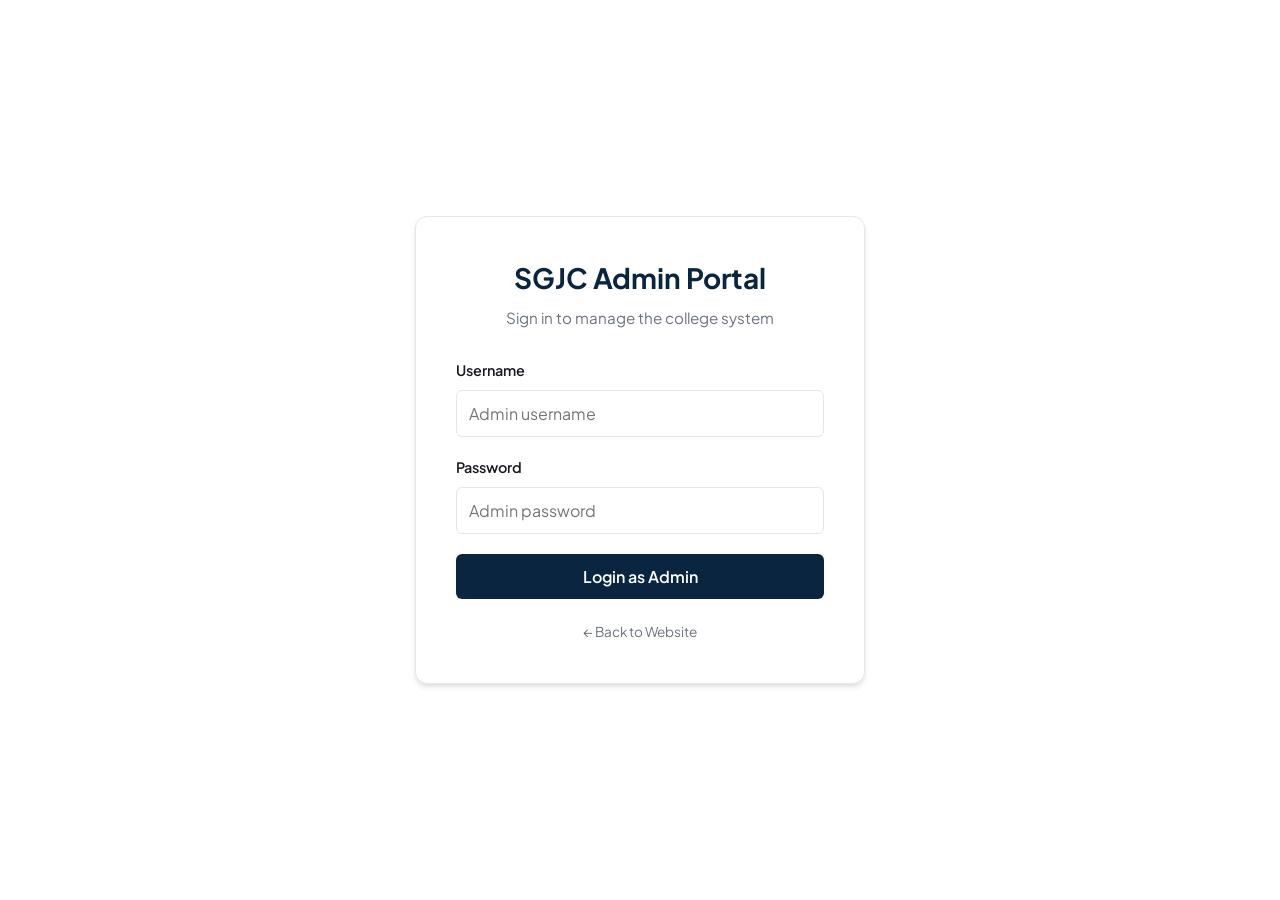
<file: index.html>
<!DOCTYPE html>
<html lang="en">
<head>
    <meta charset="UTF-8">
    <meta name="viewport" content="width=device-width, initial-scale=1.0">
    <title>SGJC Admin Login</title>
    <link href="https://fonts.googleapis.com/css2?family=Plus+Jakarta+Sans:wght@400;500;600;700&display=swap" rel="stylesheet">
    <link rel="stylesheet" href="/official-portal.css">
</head>
<body class="login-page">

    <div class="login-card">
        <div class="login-header">
            <h1>SGJC Admin Portal</h1>
            <p>Sign in to manage the college system</p>
        </div>

        <form id="admin-login">
            <div id="admin-alert" class="alert"></div>
            
            <div class="form-group">
                <label class="form-label">Username</label>
                <input type="text" id="admin-user" class="form-control" placeholder="Admin username" required>
            </div>
            
            <div class="form-group">
                <label class="form-label">Password</label>
                <input type="password" id="admin-pass" class="form-control" placeholder="Admin password" required>
            </div>
            
            <button type="submit" class="btn btn-primary btn-block">Login as Admin</button>
            
            <div style="text-align: center; margin-top: 20px;">
                <a href="/" style="color: var(--text-muted); font-size: 0.85rem;">&larr; Back to Website</a>
            </div>
        </form>
    </div>

    <script src="/portal.js"></script>
    <script>
        const session = sessionManager.getSession();
        if (session && session.type === 'admin') {
            window.location.href = 'dashboard.html';
        }

        document.getElementById('admin-login').addEventListener('submit', async (e) => {
            e.preventDefault();
            const user = document.getElementById('admin-user').value;
            const pass = document.getElementById('admin-pass').value;
            
            const success = await adminApi.verifyLogin(user, pass);
            if (success) {
                sessionManager.createSession('admin', 'admin');
                window.location.href = 'dashboard.html';
            } else {
                const alertBox = document.getElementById('admin-alert');
                alertBox.className = 'alert alert-error';
                alertBox.textContent = 'Invalid admin credentials.';
            }
        });
    </script>
</body>
</html>
</file>
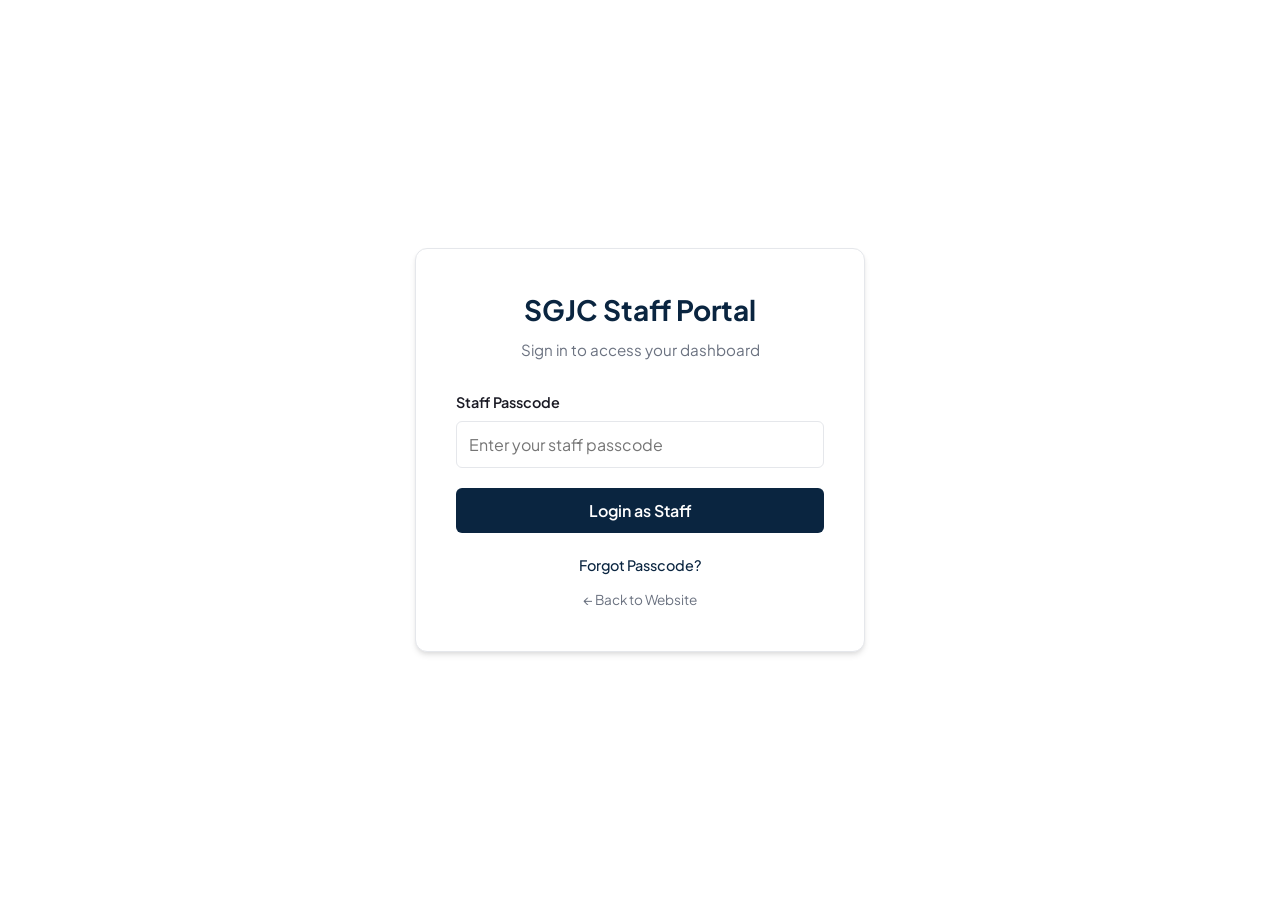
<file: staff-dashboard.html>
<!DOCTYPE html>
<html lang="en">
<head>
    <meta charset="UTF-8">
    <meta name="viewport" content="width=device-width, initial-scale=1.0">
    <title>SGJC Staff Dashboard</title>
    <link href="https://fonts.googleapis.com/css2?family=Plus+Jakarta+Sans:wght@400;500;600;700&display=swap" rel="stylesheet">
    <link rel="stylesheet" href="https://cdnjs.cloudflare.com/ajax/libs/font-awesome/6.4.0/css/all.min.css">
    <link rel="stylesheet" href="official-portal.css">
</head>
<body>
    <div class="dashboard-layout">
        <!-- Sidebar -->
        <aside class="sidebar">
            <div class="sidebar-brand">
                <i class="fas fa-chalkboard-teacher"></i> SGJC
            </div>
            <nav class="sidebar-nav">
                <a href="#" class="active"><i class="fas fa-home"></i> Dashboard</a>
                <a href="#" onclick="logout()"><i class="fas fa-sign-out-alt"></i> Logout</a>
            </nav>
        </aside>

        <!-- Main Content -->
        <main class="main-content">
            <div class="dashboard-header">
                <h1 id="welcome-message">Staff Dashboard</h1>
                <p>Manage your classes, students, and academic records</p>
            </div>

            <div class="grid-layout grid-sidebar-layout">
                <!-- Main Area -->
                <div>
                    <!-- Today's Timetable -->
                    <div class="card" style="margin-bottom: 20px;">
                        <div class="card-title">Today's Timetable (<span id="tt-today-day"></span>)</div>
                        <div style="overflow-x: auto;">
                            <table style="margin-bottom: 0;">
                                <thead>
                                    <tr>
                                        <th>Period</th>
                                        <th>Time</th>
                                        <th>Class & Section</th>
                                        <th>Subject</th>
                                    </tr>
                                </thead>
                                <tbody id="tt-today-body">
                                    <tr><td colspan="4" style="text-align:center; color:var(--text-muted);">Loading timetable...</td></tr>
                                </tbody>
                            </table>
                        </div>
                    </div>
                    
                    <!-- Manage Students Section -->
                    <div class="card">
                        <div class="card-title" style="display: flex; justify-content: space-between; align-items: center;">
                            <span>Students Management</span>
                            <button class="btn btn-primary" onclick="openModal('add-student-modal')" style="font-size: 0.85rem; padding: 8px 16px;">+ Add Student</button>
                        </div>
                        <div style="overflow-x: auto;">
                            <table>
                                <thead>
                                    <tr>
                                        <th>ID</th>
                                        <th>Name</th>
                                        <th>Class</th>
                                        <th>Actions</th>
                                    </tr>
                                </thead>
                                <tbody id="students-table-body">
                                    <!-- Students rendered here -->
                                </tbody>
                            </table>
                        </div>
                    </div>
                    
                    <div class="card" style="margin-top: 20px;">
                        <div class="card-title">Bulk Class Attendance</div>
                        <div style="display: flex; gap: 15px; margin-bottom: 20px;">
                            <select id="bulk-class-select" class="form-control" style="flex: 1;">
                                <option value="">-- Select Class Year --</option>
                                <option value="1st Year">1st Year</option>
                                <option value="2nd Year">2nd Year</option>
                            </select>
                            <input type="date" id="bulk-date" class="form-control" style="flex: 1;">
                            <select id="bulk-session" class="form-control" style="flex: 1;">
                                <option value="Morning">Morning</option>
                                <option value="Afternoon">Afternoon</option>
                            </select>
                            <button class="btn btn-primary" onclick="loadBulkAttendance()">Load Students</button>
                        </div>
                        <div id="bulk-attendance-container" style="display: none;">
                            <table style="margin-bottom: 20px;">
                                <thead>
                                    <tr>
                                        <th>ID</th>
                                        <th>Name</th>
                                        <th>Status</th>
                                    </tr>
                                </thead>
                                <tbody id="bulk-attendance-body">
                                </tbody>
                            </table>
                            <div style="text-align: right;">
                                <button class="btn btn-primary" onclick="submitBulkAttendance()">Submit Attendance</button>
                            </div>
                        </div>
                    </div>
                    <div class="card" style="margin-top: 20px;">
                        <div class="card-title">Bulk Marks Entry</div>
                        <div class="grid-layout grid-2" style="margin-bottom: 20px;">
                            <select id="bulk-exam-type" class="form-control">
                                <option value="">-- Select Exam Type --</option>
                                <option value="Weekend Exam">Weekend Exam</option>
                                <option value="Mid Term">Mid Term</option>
                                <option value="Finals">Finals</option>
                            </select>
                            <input type="text" id="bulk-subject" class="form-control" placeholder="Subject (e.g. Mathematics)">
                            <input type="number" id="bulk-total-marks" class="form-control" placeholder="Total Marks">
                            <input type="date" id="bulk-exam-date" class="form-control">
                            <select id="bulk-marks-class" class="form-control">
                                <option value="">-- Select Class Year --</option>
                                <option value="1st Year">1st Year</option>
                                <option value="2nd Year">2nd Year</option>
                            </select>
                            <input type="text" id="bulk-marks-section" class="form-control" placeholder="Section (e.g. A)">
                        </div>
                        <div style="text-align: right; margin-bottom: 20px;">
                            <button class="btn btn-outline" onclick="loadBulkMarks()">Load Students</button>
                        </div>
                        
                        <div id="bulk-marks-container" style="display: none;">
                            <table style="margin-bottom: 20px;">
                                <thead>
                                    <tr>
                                        <th>ID</th>
                                        <th>Name</th>
                                        <th>Marks Obtained</th>
                                        <th>Remarks</th>
                                    </tr>
                                </thead>
                                <tbody id="bulk-marks-body">
                                </tbody>
                            </table>
                            <div style="text-align: right;">
                                <button class="btn btn-primary" onclick="submitBulkMarks()">Submit All Marks</button>
                            </div>
                        </div>
                    </div>
                </div>

                <!-- Sidebar Area -->
                <div>
                    <div class="card" style="text-align: center;">
                        <div class="card-title" style="margin-bottom: 10px;">Staff Profile</div>
                        <img id="profile-image" alt="Profile Image" style="width: 100px; height: 100px; border-radius: 50%; object-fit: cover; display: none; margin: 0 auto 15px auto; border: 3px solid var(--border);">
                        <div style="text-align: left; font-size: 0.95rem; line-height: 1.8;">
                            <p><strong>ID:</strong> <span id="profile-id"></span></p>
                            <p><strong>Name:</strong> <span id="profile-name"></span></p>
                            <p><strong>Role:</strong> <span id="profile-role"></span></p>
                        </div>
                        <div style="margin-top: 20px; border-top: 1px solid var(--border); padding-top: 15px;">
                            <div class="form-group">
                                <label class="form-label" style="text-align: left;">Update Passcode</label>
                                <div style="display: flex; gap: 10px;">
                                    <input type="password" id="new-passcode" class="form-control" placeholder="New Passcode">
                                    <button class="btn btn-primary" onclick="updatePasscode()">Update</button>
                                </div>
                            </div>
                        </div>
                    </div>
                </div>
            </div>
        </main>
    </div>

    <!-- Modals -->
    <!-- Add Student Modal -->
    <div id="add-student-modal" class="modal-overlay">
        <div class="modal-content">
            <div class="modal-header">
                <h3>Add New Student</h3>
                <button class="modal-close" onclick="closeModal('add-student-modal')">&times;</button>
            </div>
            <form id="add-student-form">
                <div class="form-group">
                    <label class="form-label">Full Name</label>
                    <input type="text" id="student-name" class="form-control" required>
                </div>
                <div class="form-group">
                    <label class="form-label">Class Year</label>
                    <select id="student-class" class="form-control" required>
                        <option value="">-- Select Year --</option>
                        <option value="1st Year">1st Year</option>
                        <option value="2nd Year">2nd Year</option>
                    </select>
                </div>
                <div class="form-group">
                    <label class="form-label">Section</label>
                    <input type="text" id="student-section" class="form-control" placeholder="e.g. A, B, C" required>
                </div>
                <div class="form-group">
                    <label class="form-label">Passcode</label>
                    <input type="password" id="student-initial-passcode" class="form-control" required minlength="4">
                </div>
                <div class="form-group">
                    <label class="form-label">Profile Image (Optional)</label>
                    <input type="file" id="student-image" class="form-control" accept="image/*">
                </div>
                <div class="modal-footer">
                    <button type="button" class="btn btn-outline" onclick="closeModal('add-student-modal')">Cancel</button>
                    <button type="submit" class="btn btn-primary">Add Student</button>
                </div>
            </form>
        </div>
    </div>

    <!-- Add Marks Modal -->
    <div id="add-marks-modal" class="modal-overlay">
        <div class="modal-content">
            <div class="modal-header">
                <h3>Add Exam Marks</h3>
                <button class="modal-close" onclick="closeModal('add-marks-modal')">&times;</button>
            </div>
            <form id="add-marks-form">
                <input type="hidden" id="marks-student-id">
                <div class="form-group">
                    <label class="form-label">Exam Name</label>
                    <input type="text" id="exam-title" class="form-control" placeholder="e.g. Mid Term" required>
                </div>
                <div class="form-group">
                    <label class="form-label">Subject</label>
                    <input type="text" id="exam-subject" class="form-control" placeholder="e.g. Mathematics" required>
                </div>
                <div class="grid-layout grid-2">
                    <div class="form-group">
                        <label class="form-label">Marks Obtained</label>
                        <input type="number" id="marks-obtained" class="form-control" min="0" required>
                    </div>
                    <div class="form-group">
                        <label class="form-label">Total Marks</label>
                        <input type="number" id="marks-total" class="form-control" min="1" required>
                    </div>
                </div>
                <div class="modal-footer">
                    <button type="button" class="btn btn-outline" onclick="closeModal('add-marks-modal')">Cancel</button>
                    <button type="submit" class="btn btn-primary">Save Marks</button>
                </div>
            </form>
        </div>
    </div>

    <!-- Update Attendance Modal -->
    <div id="attendance-modal" class="modal-overlay">
        <div class="modal-content">
            <div class="modal-header">
                <h3>Mark Daily Attendance</h3>
                <button class="modal-close" onclick="closeModal('attendance-modal')">&times;</button>
            </div>
            <form id="attendance-form">
                <input type="hidden" id="attendance-student-id">
                <div class="form-group">
                    <label class="form-label">Date</label>
                    <input type="date" id="att-date" class="form-control" required>
                </div>
                <div class="form-group">
                    <label class="form-label">Session</label>
                    <select id="att-session" class="form-control" required>
                        <option value="Morning">Morning</option>
                        <option value="Afternoon">Afternoon</option>
                    </select>
                </div>
                <div class="form-group">
                    <label class="form-label">Status</label>
                    <select id="att-status" class="form-control" required>
                        <option value="present">Present</option>
                        <option value="absent">Absent</option>
                    </select>
                </div>
                <div class="modal-footer">
                    <button type="button" class="btn btn-outline" onclick="closeModal('attendance-modal')">Cancel</button>
                    <button type="submit" class="btn btn-primary">Submit</button>
                </div>
            </form>
        </div>
    </div>

    <script src="portal.js"></script>
    <script>
        const session = sessionManager.requireAuth('staff');
        let currentStaff = null;
        let studentsList = [];

        async function initDashboard() {
            currentStaff = await staffApi.getProfile(session.id);
            if (!currentStaff) {
                sessionManager.clearSession();
                return;
            }

            document.getElementById('welcome-message').textContent = `Welcome, ${currentStaff.name}`;
            document.getElementById('profile-id').textContent = currentStaff.id;
            document.getElementById('profile-name').textContent = currentStaff.name;
            document.getElementById('profile-role').textContent = currentStaff.role;

            const profileImage = document.getElementById('profile-image');
            if (currentStaff.imagePath) {
                profileImage.src = '/uploads/' + currentStaff.imagePath;
                profileImage.style.display = 'block';
            }

            loadStudents();
            loadTodayTimetable();
        }

        async function loadTodayTimetable() {
            const days = ['Sunday', 'Monday', 'Tuesday', 'Wednesday', 'Thursday', 'Friday', 'Saturday'];
            const today = days[new Date().getDay()];
            document.getElementById('tt-today-day').textContent = today;
            
            const tbody = document.getElementById('tt-today-body');
            try {
                const timetable = await staffApi.getTimetable(session.id);
                // Filter for today and sort by period
                const todaySchedule = timetable
                    .filter(t => t.dayOfWeek === today)
                    .sort((a, b) => a.periodNumber - b.periodNumber);
                
                if (todaySchedule.length === 0) {
                    tbody.innerHTML = '<tr><td colspan="4" style="text-align:center; color:var(--text-muted);">No classes scheduled for today.</td></tr>';
                    return;
                }
                
                tbody.innerHTML = '';
                todaySchedule.forEach(t => {
                    const tr = document.createElement('tr');
                    tr.innerHTML = `
                        <td><strong>Period ${t.periodNumber}</strong></td>
                        <td>${t.startTime} - ${t.endTime}</td>
                        <td>${t.class} - Sec ${t.section}</td>
                        <td><span style="color:var(--accent); font-weight:600;">${t.subject}</span></td>
                    `;
                    tbody.appendChild(tr);
                });
            } catch (err) {
                tbody.innerHTML = '<tr><td colspan="4" style="text-align:center; color:red;">Failed to load timetable.</td></tr>';
            }
        }

        async function loadStudents() {
            studentsList = await staffApi.getStudents(session.id);
            renderStudents();
        }

        function renderStudents() {
            const tbody = document.getElementById('students-table-body');
            tbody.innerHTML = '';
            
            if (studentsList.length === 0) {
                tbody.innerHTML = '<tr><td colspan="4" style="text-align:center; color:var(--text-muted);">No students found.</td></tr>';
                return;
            }

            studentsList.forEach(student => {
                const tr = document.createElement('tr');
                tr.innerHTML = `
                    <td><strong>${student.id}</strong></td>
                    <td>${student.name}</td>
                    <td>${student.class}</td>
                    <td>
                        <button class="btn btn-outline" style="padding: 6px 12px; font-size: 0.8rem; margin-right: 5px;" onclick="openMarksModal('${student.id}')">Marks</button>
                        <button class="btn btn-outline" style="padding: 6px 12px; font-size: 0.8rem; margin-right: 5px;" onclick="openAttendanceModal('${student.id}')">Attendance</button>
                        <button class="btn btn-danger" style="padding: 6px 12px; font-size: 0.8rem;" onclick="deleteStudent('${student.id}')">Delete</button>
                    </td>
                `;
                tbody.appendChild(tr);
            });
        }

        function openModal(id) { document.getElementById(id).classList.add('active'); }
        function closeModal(id) { document.getElementById(id).classList.remove('active'); }

        // Add Student
        document.getElementById('add-student-form').addEventListener('submit', async (e) => {
            e.preventDefault();
            const btn = e.target.querySelector('button[type="submit"]');
            btn.disabled = true;

            const name = document.getElementById('student-name').value;
            const cls = document.getElementById('student-class').value;
            const section = document.getElementById('student-section').value;
            const passcode = document.getElementById('student-initial-passcode').value;
            const imageFile = document.getElementById('student-image').files[0];

            let data;
            if (imageFile) {
                data = new FormData();
                data.append('name', name);
                data.append('class', cls);
                data.append('section', section);
                data.append('passcode', passcode);
                data.append('image', imageFile);
                data.append('staffId', session.id);
            } else {
                data = {
                    name,
                    class: cls,
                    section,
                    passcode,
                    staffId: session.id
                };
            }
            const res = await staffApi.addStudent(data);
            if (res.id) {
                alert(`Student added successfully with ID: ${res.id}`);
                closeModal('add-student-modal');
                document.getElementById('add-student-form').reset();
                loadStudents();
            } else {
                alert('Failed to add student.');
            }
            btn.disabled = false;
        });

        // Add Marks
        function openMarksModal(studentId) {
            document.getElementById('marks-student-id').value = studentId;
            document.getElementById('add-marks-form').reset();
            openModal('add-marks-modal');
        }

        document.getElementById('add-marks-form').addEventListener('submit', async (e) => {
            e.preventDefault();
            const stId = document.getElementById('marks-student-id').value;
            const examData = {
                studentId: stId,
                examName: document.getElementById('exam-title').value,
                subject: document.getElementById('exam-subject').value,
                marksObtained: parseInt(document.getElementById('marks-obtained').value),
                totalMarks: parseInt(document.getElementById('marks-total').value),
                date: new Date().toISOString().split('T')[0]
            };

            const res = await fetch('/api/exams', {
                method: 'POST',
                headers: {'Content-Type': 'application/json'},
                body: JSON.stringify(examData)
            });
            const data = await res.json();
            if (data.success) {
                alert('Marks added successfully!');
                closeModal('add-marks-modal');
            } else {
                alert('Failed to add marks.');
            }
        });

        // Update Attendance
        async function openAttendanceModal(studentId) {
            document.getElementById('attendance-student-id').value = studentId;
            document.getElementById('att-date').value = new Date().toISOString().split('T')[0];
            openModal('attendance-modal');
        }

        document.getElementById('attendance-form').addEventListener('submit', async (e) => {
            e.preventDefault();
            const stId = document.getElementById('attendance-student-id').value;
            const attData = {
                date: document.getElementById('att-date').value,
                session: document.getElementById('att-session').value,
                markedBy: session.id,
                records: [{ studentId: stId, status: document.getElementById('att-status').value }]
            };

            const res = await fetch(`/api/attendance`, {
                method: 'POST',
                headers: {'Content-Type': 'application/json'},
                body: JSON.stringify(attData)
            });
            if (res.ok) {
                alert('Attendance updated successfully!');
                closeModal('attendance-modal');
            } else {
                alert('Failed to update attendance.');
            }
        });

        async function deleteStudent(id) {
            if (confirm("Are you sure you want to delete this student?")) {
                const success = await staffApi.deleteStudent(id);
                if (success) {
                    loadStudents();
                } else {
                    alert("Failed to delete student");
                }
            }
        }

        let bulkStudents = [];
        async function loadBulkAttendance() {
            const cls = document.getElementById('bulk-class-select').value;
            const dt = document.getElementById('bulk-date').value;
            const sess = document.getElementById('bulk-session').value;
            if (!cls || !dt) {
                alert("Please select a class and date.");
                return;
            }
            // Filter assigned students by class year
            bulkStudents = studentsList.filter(s => s.class === cls);
            const tbody = document.getElementById('bulk-attendance-body');
            tbody.innerHTML = '';
            if (bulkStudents.length === 0) {
                tbody.innerHTML = '<tr><td colspan="3" style="text-align:center;">No students found for this class.</td></tr>';
            } else {
                bulkStudents.forEach(s => {
                    tbody.innerHTML += `
                        <tr>
                            <td>${s.id}</td>
                            <td>${s.name}</td>
                            <td>
                                <select id="bulk-status-${s.id}" class="form-control" style="padding: 5px;">
                                    <option value="present">Present</option>
                                    <option value="absent">Absent</option>
                                </select>
                            </td>
                        </tr>
                    `;
                });
            }
            document.getElementById('bulk-attendance-container').style.display = 'block';
        }

        async function submitBulkAttendance() {
            const dt = document.getElementById('bulk-date').value;
            const sess = document.getElementById('bulk-session').value;
            
            const records = bulkStudents.map(s => ({
                studentId: s.id,
                status: document.getElementById(`bulk-status-${s.id}`).value
            }));

            const attData = {
                date: dt,
                session: sess,
                markedBy: session.id,
                records: records
            };

            const success = await staffApi.submitAttendance(attData);
            if (success) {
                alert("Bulk attendance submitted successfully!");
                document.getElementById('bulk-attendance-container').style.display = 'none';
                document.getElementById('bulk-date').value = '';
            } else {
                alert("Failed to submit bulk attendance.");
            }
        }

        let bulkMarksStudents = [];
        async function loadBulkMarks() {
            const examType = document.getElementById('bulk-exam-type').value;
            const subject = document.getElementById('bulk-subject').value;
            const totalMarks = document.getElementById('bulk-total-marks').value;
            const examDate = document.getElementById('bulk-exam-date').value;
            const cls = document.getElementById('bulk-marks-class').value;
            const section = document.getElementById('bulk-marks-section').value;
            
            if (!examType || !subject || !totalMarks || !examDate || !cls || !section) {
                alert("Please fill out all Exam Details, Class Year, and Section.");
                return;
            }
            
            bulkMarksStudents = studentsList.filter(s => s.class === cls && s.section.toLowerCase() === section.toLowerCase());
            const tbody = document.getElementById('bulk-marks-body');
            tbody.innerHTML = '';
            
            if (bulkMarksStudents.length === 0) {
                tbody.innerHTML = '<tr><td colspan="4" style="text-align:center;">No students found for this class and section.</td></tr>';
            } else {
                bulkMarksStudents.forEach(s => {
                    tbody.innerHTML += `
                        <tr>
                            <td>${s.id}</td>
                            <td>${s.name}</td>
                            <td>
                                <input type="number" id="bulk-mark-${s.id}" class="form-control" min="0" max="${totalMarks}" style="padding: 5px;">
                            </td>
                            <td>
                                <input type="text" id="bulk-remark-${s.id}" class="form-control" placeholder="Optional" style="padding: 5px;">
                            </td>
                        </tr>
                    `;
                });
            }
            document.getElementById('bulk-marks-container').style.display = 'block';
        }

        async function submitBulkMarks() {
            const examType = document.getElementById('bulk-exam-type').value;
            const subject = document.getElementById('bulk-subject').value;
            const totalMarks = document.getElementById('bulk-total-marks').value;
            const examDate = document.getElementById('bulk-exam-date').value;
            
            const records = [];
            let allValid = true;
            
            bulkMarksStudents.forEach(s => {
                const marksInput = document.getElementById(`bulk-mark-${s.id}`).value;
                const remarkInput = document.getElementById(`bulk-remark-${s.id}`).value;
                if (marksInput !== '') {
                    records.push({
                        studentId: s.id,
                        examName: examType,
                        subject: subject,
                        marksObtained: parseInt(marksInput),
                        totalMarks: parseInt(totalMarks),
                        date: examDate,
                        remarks: remarkInput
                    });
                }
            });
            
            if (records.length === 0) {
                alert("Please enter marks for at least one student.");
                return;
            }
            
            const success = await staffApi.submitBulkExams(records);
            if (success) {
                alert("Bulk marks submitted successfully!");
                document.getElementById('bulk-marks-container').style.display = 'none';
                document.getElementById('bulk-subject').value = '';
                document.getElementById('bulk-total-marks').value = '';
                document.getElementById('bulk-exam-date').value = '';
                document.getElementById('bulk-marks-section').value = '';
            } else {
                alert("Failed to submit bulk marks.");
            }
        }



        async function updatePasscode() {
            const newPass = document.getElementById('new-passcode').value;
            if (newPass.length < 4) {
                alert("Passcode must be at least 4 characters long.");
                return;
            }
            const success = await staffApi.updatePasscode(session.id, newPass);
            if (success) {
                alert("Passcode updated successfully!");
                document.getElementById('new-passcode').value = '';
            } else {
                alert("Failed to update passcode.");
            }
        }

        function logout() { sessionManager.clearSession(); }

        initDashboard();
    </script>
</body>
</html>
</file>
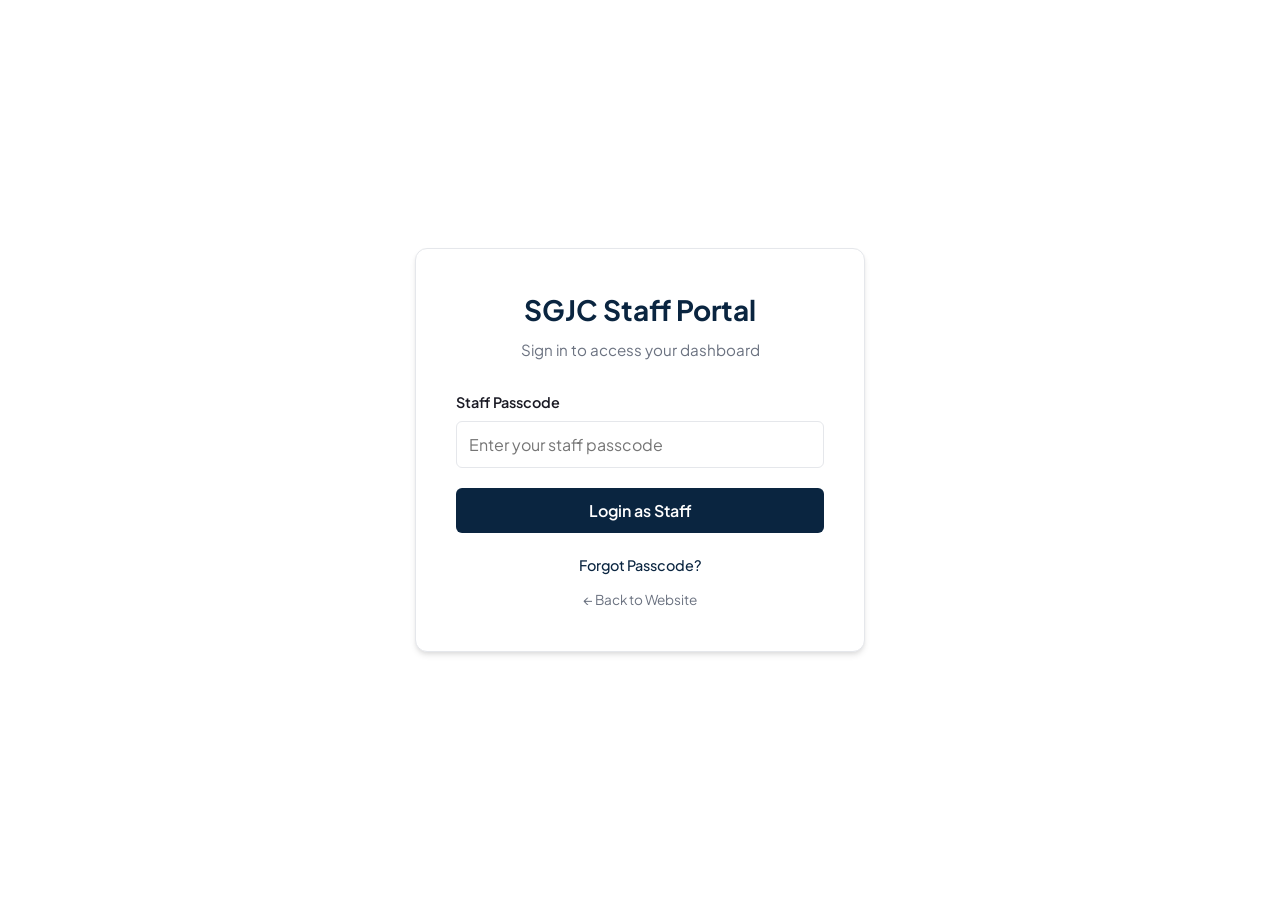
<file: staff-login.html>
<!DOCTYPE html>
<html lang="en">
<head>
    <meta charset="UTF-8">
    <meta name="viewport" content="width=device-width, initial-scale=1.0">
    <title>SGJC Staff Login</title>
    <link href="https://fonts.googleapis.com/css2?family=Plus+Jakarta+Sans:wght@400;500;600;700&display=swap" rel="stylesheet">
    <link rel="stylesheet" href="official-portal.css">
</head>
<body class="login-page">

    <div class="login-card">
        <div class="login-header">
            <h1>SGJC Staff Portal</h1>
            <p>Sign in to access your dashboard</p>
        </div>

        <form id="staff-login">
            <div id="staff-alert" class="alert"></div>
            
            <div class="form-group">
                <label class="form-label">Staff Passcode</label>
                <input type="password" id="staff-passcode" class="form-control" placeholder="Enter your staff passcode" required>
            </div>
            
            <button type="submit" class="btn btn-primary btn-block">Login as Staff</button>
            
            <div style="text-align: center; margin-top: 20px;">
                <a href="javascript:void(0)" onclick="openForgotPasswordModal()" style="color: var(--primary); font-size: 0.9rem; font-weight: 500;">Forgot Passcode?</a>
            </div>
            <div style="text-align: center; margin-top: 10px;">
                <a href="/" style="color: var(--text-muted); font-size: 0.85rem;">&larr; Back to Website</a>
            </div>
        </form>
    </div>

    <!-- Forgot Password Modal -->
    <div id="forgot-password-modal" class="modal-overlay">
        <div class="modal-content">
            <div class="modal-header">
                <h3>Forgot Passcode</h3>
                <button class="modal-close" onclick="closeModal('forgot-password-modal')">&times;</button>
            </div>
            
            <form id="forgot-request-form">
                <div id="forgot-alert" class="alert"></div>
                <p style="font-size: 0.9rem; color: var(--text-muted); margin-bottom: 15px;">Enter your Staff ID to request a password reset code from the admin.</p>
                <div class="form-group">
                    <label class="form-label">Staff ID</label>
                    <input type="text" id="forgot-id" class="form-control" required>
                </div>
                <div class="modal-footer">
                    <button type="button" class="btn btn-outline" onclick="closeModal('forgot-password-modal')">Cancel</button>
                    <button type="submit" class="btn btn-primary">Request Code</button>
                </div>
            </form>

            <form id="forgot-reset-form" style="display: none;">
                <div id="reset-alert" class="alert alert-success">Request sent! Ask admin for verification code.</div>
                <div class="form-group">
                    <label class="form-label">Verification Code</label>
                    <input type="text" id="reset-code" class="form-control" required>
                </div>
                <div class="form-group">
                    <label class="form-label">New Passcode</label>
                    <input type="password" id="reset-new-pass" class="form-control" required minlength="4">
                </div>
                <div class="modal-footer">
                    <button type="button" class="btn btn-outline" onclick="closeModal('forgot-password-modal')">Cancel</button>
                    <button type="submit" class="btn btn-primary">Reset Passcode</button>
                </div>
            </form>
        </div>
    </div>

    <script src="portal.js"></script>
    <script>
        const session = sessionManager.getSession();
        if (session && session.type === 'staff') {
            window.location.href = 'staff-dashboard.html';
        }

        document.getElementById('staff-login').addEventListener('submit', async (e) => {
            e.preventDefault();
            const code = document.getElementById('staff-passcode').value;
            const staff = await staffApi.verifyLogin(code);
            if (staff) {
                sessionManager.createSession('staff', staff.id);
                window.location.href = 'staff-dashboard.html';
            } else {
                const alertBox = document.getElementById('staff-alert');
                alertBox.className = 'alert alert-error';
                alertBox.textContent = 'Invalid staff passcode.';
            }
        });

        function openModal(id) { document.getElementById(id).classList.add('active'); }
        function closeModal(id) { document.getElementById(id).classList.remove('active'); }

        function openForgotPasswordModal() {
            document.getElementById('forgot-request-form').reset();
            document.getElementById('forgot-reset-form').reset();
            document.getElementById('forgot-request-form').style.display = 'block';
            document.getElementById('forgot-reset-form').style.display = 'none';
            document.getElementById('forgot-alert').style.display = 'none';
            openModal('forgot-password-modal');
        }

        document.getElementById('forgot-request-form').addEventListener('submit', async (e) => {
            e.preventDefault();
            const id = document.getElementById('forgot-id').value;
            const res = await sharedApi.forgotPassword(id, 'staff');
            if (res.success) {
                document.getElementById('forgot-request-form').style.display = 'none';
                document.getElementById('forgot-reset-form').style.display = 'block';
                document.getElementById('reset-alert').style.display = 'block';
            } else {
                const alertBox = document.getElementById('forgot-alert');
                alertBox.className = 'alert alert-error';
                alertBox.textContent = res.error || 'Failed to send request.';
                alertBox.style.display = 'block';
            }
        });

        document.getElementById('forgot-reset-form').addEventListener('submit', async (e) => {
            e.preventDefault();
            const id = document.getElementById('forgot-id').value;
            const code = document.getElementById('reset-code').value;
            const newPass = document.getElementById('reset-new-pass').value;
            
            const res = await sharedApi.resetPassword(id, 'staff', code, newPass);
            if (res.success) {
                alert("Passcode reset successfully. You can now login.");
                closeModal('forgot-password-modal');
            } else {
                const alertBox = document.getElementById('reset-alert');
                alertBox.className = 'alert alert-error';
                alertBox.textContent = res.error || 'Invalid code.';
            }
        });
    </script>
</body>
</html>
</file>
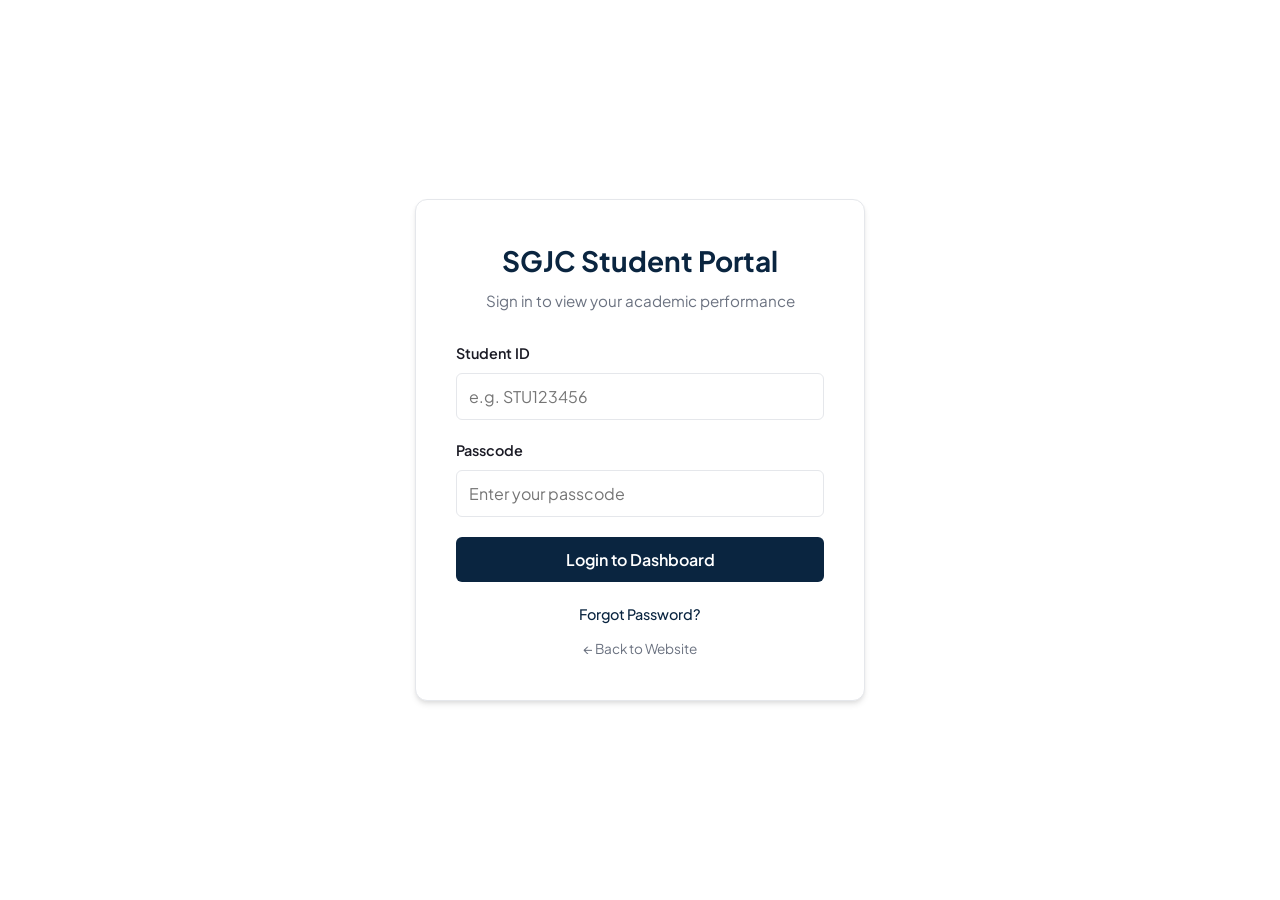
<file: student-dashboard.html>
<!DOCTYPE html>
<html lang="en">
<head>
    <meta charset="UTF-8">
    <meta name="viewport" content="width=device-width, initial-scale=1.0">
    <title>SGJC Student Dashboard</title>
    <link href="https://fonts.googleapis.com/css2?family=Plus+Jakarta+Sans:wght@400;500;600;700&display=swap" rel="stylesheet">
    <link rel="stylesheet" href="https://cdnjs.cloudflare.com/ajax/libs/font-awesome/6.4.0/css/all.min.css">
    <link rel="stylesheet" href="official-portal.css">
</head>
<body>
    <div class="dashboard-layout">
        <!-- Sidebar -->
        <aside class="sidebar">
            <div class="sidebar-brand">
                <i class="fas fa-graduation-cap"></i> SGJC
            </div>
            <nav class="sidebar-nav">
                <a href="#" class="active"><i class="fas fa-chart-line"></i> Performance</a>
                <a href="#" onclick="logout()"><i class="fas fa-sign-out-alt"></i> Logout</a>
            </nav>
        </aside>

        <!-- Main Content -->
        <main class="main-content">
            <div class="dashboard-header">
                <h1 id="welcome-message">Welcome</h1>
                <p>View your academic performance and exam results</p>
            </div>

            <div class="grid-layout grid-sidebar-layout">
                <!-- Main Area -->
                <div>
                    <div class="card">
                        <div class="card-title">Attendance Overview</div>
                        <div style="display: flex; gap: 30px; align-items: center; justify-content: center;">
                            <div class="score-circle" id="attendance-percentage">0%</div>
                            <div>
                                <p style="font-size: 1.25rem; font-weight: 600; margin-bottom: 5px;" id="attendance-status">Loading...</p>
                                <p style="color: var(--text-muted); margin-bottom: 5px;">Total Sessions: <strong id="attendance-total" style="color: var(--text-dark);">0</strong></p>
                                <p style="color: var(--text-muted);">Sessions Attended: <strong id="attendance-present" style="color: var(--accent);">0</strong></p>
                            </div>
                        </div>
                    </div>

                    <div class="card">
                        <div class="card-title">Exam Results</div>
                        <div id="exams-container">
                            <!-- Exam results injected here -->
                        </div>
                    </div>
                </div>

                <!-- Sidebar Area -->
                <div>
                    <div class="card" style="text-align: center;">
                        <div class="card-title" style="margin-bottom: 10px;">Student Profile</div>
                        <img id="profile-image" alt="Profile Image" style="width: 120px; height: 120px; border-radius: 50%; object-fit: cover; display: none; margin: 0 auto 15px auto; border: 3px solid var(--border);">
                        <div style="text-align: left; font-size: 0.95rem; line-height: 1.8;">
                            <p><strong>Student ID:</strong> <span id="profile-id"></span></p>
                            <p><strong>Name:</strong> <span id="profile-name"></span></p>
                            <p><strong>Class:</strong> <span id="profile-class"></span></p>
                        </div>
                        <div style="margin-top: 20px; border-top: 1px solid var(--border); padding-top: 15px;">
                            <div class="form-group">
                                <label class="form-label" style="text-align: left;">Update Passcode</label>
                                <div style="display: flex; gap: 10px;">
                                    <input type="password" id="new-passcode" class="form-control" placeholder="New Passcode">
                                    <button class="btn btn-primary" onclick="updatePasscode()">Update</button>
                                </div>
                            </div>
                        </div>
                    </div>
                </div>
            </div>
        </main>
    </div>

    <script src="portal.js"></script>
    <script>
        const session = sessionManager.requireAuth('student');
        let currentStudent = null;

        async function initDashboard() {
            currentStudent = await studentApi.getProfile(session.id);
            if (!currentStudent) {
                sessionManager.clearSession();
                return;
            }

            // Populate profile
            document.getElementById('welcome-message').textContent = `Welcome, ${currentStudent.name}`;
            document.getElementById('profile-id').textContent = currentStudent.id;
            document.getElementById('profile-name').textContent = currentStudent.name;
            document.getElementById('profile-class').textContent = currentStudent.class;
            
            const profileImage = document.getElementById('profile-image');
            if (currentStudent.imagePath) {
                profileImage.src = '/uploads/' + currentStudent.imagePath;
                profileImage.style.display = 'block';
            }

            // Attendance
            const att = await studentApi.getAttendance(session.id);
            document.getElementById('attendance-total').textContent = att.total;
            document.getElementById('attendance-present').textContent = att.present;
            const pct = att.total > 0 ? Math.round((att.present / att.total) * 100) : 0;
            const pctEl = document.getElementById('attendance-percentage');
            pctEl.textContent = `${pct}%`;
            
            const statusEl = document.getElementById('attendance-status');
            if (pct >= 75) {
                statusEl.textContent = 'Excellent Attendance';
                statusEl.style.color = 'var(--accent)';
                pctEl.style.color = 'var(--accent)';
                pctEl.style.borderColor = 'var(--accent)';
            } else if (pct >= 60) {
                statusEl.textContent = 'Average Attendance';
                statusEl.style.color = '#D97706';
                pctEl.style.color = '#D97706';
                pctEl.style.borderColor = '#D97706';
            } else {
                statusEl.textContent = 'Low Attendance (Warning)';
                statusEl.style.color = '#DC2626';
                pctEl.style.color = '#DC2626';
                pctEl.style.borderColor = '#DC2626';
            }

            // Exams
            const examsContainer = document.getElementById('exams-container');
            if (currentStudent.exams && currentStudent.exams.length > 0) {
                let html = '';
                currentStudent.exams.forEach(exam => {
                    const isWeekendExam = exam.examName.toLowerCase().includes('weekend');
                    const borderColor = isWeekendExam ? 'var(--accent)' : 'var(--border)';
                    const titleColor = isWeekendExam ? 'var(--accent)' : 'var(--primary)';
                    const badgeHtml = isWeekendExam ? `<span style="background: var(--accent); color: white; padding: 2px 8px; border-radius: 12px; font-size: 0.75rem; margin-left: 10px; vertical-align: middle;"><i class="fas fa-star"></i> Special</span>` : '';
                    
                    html += `
                    <div style="border: 2px solid ${borderColor}; border-radius: 8px; padding: 15px; margin-bottom: 15px; background: ${isWeekendExam ? '#fffaf0' : 'transparent'};">
                        <div style="display: flex; justify-content: space-between; margin-bottom: 15px; border-bottom: 1px solid var(--border); padding-bottom: 10px;">
                            <h4 style="color: ${titleColor}; font-size: 1.1rem; margin: 0; display: flex; align-items: center;">${exam.examName} ${badgeHtml}</h4>
                            <span style="color: var(--text-muted); font-size: 0.9rem;">${exam.date}</span>
                        </div>
                        <div class="grid-layout grid-3">
                            <div class="stat-card" style="border: none; box-shadow: none; padding: 0;">
                                <h4 style="margin: 0 0 5px 0;">Subject</h4>
                                <div class="stat-val" style="font-size: 1.2rem;">${exam.subject}</div>
                            </div>
                            <div class="stat-card" style="border: none; box-shadow: none; padding: 0;">
                                <h4 style="margin: 0 0 5px 0;">Marks Obtained</h4>
                                <div class="stat-val" style="font-size: 1.2rem; color: var(--accent);">${exam.marksObtained}</div>
                            </div>
                            <div class="stat-card" style="border: none; box-shadow: none; padding: 0;">
                                <h4 style="margin: 0 0 5px 0;">Total Marks</h4>
                                <div class="stat-val" style="font-size: 1.2rem;">${exam.totalMarks}</div>
                            </div>
                        </div>
                        ${exam.remarks ? `<div style="margin-top: 15px; font-size: 0.9rem; color: var(--text-muted); border-top: 1px dashed var(--border); padding-top: 10px;"><strong>Remarks:</strong> ${exam.remarks}</div>` : ''}
                    </div>`;
                });
                examsContainer.innerHTML = html;
            } else {
                examsContainer.innerHTML = '<p style="color: var(--text-muted);">No exam results available yet.</p>';
            }
        }

        async function updatePasscode() {
            const newPass = document.getElementById('new-passcode').value;
            if (newPass.length < 4) {
                alert("Passcode must be at least 4 characters long.");
                return;
            }
            const success = await studentApi.updatePasscode(session.id, newPass);
            if (success) {
                alert("Passcode updated successfully!");
                document.getElementById('new-passcode').value = '';
            } else {
                alert("Failed to update passcode.");
            }
        }

        function logout() { sessionManager.clearSession(); }

        initDashboard();
    </script>
</body>
</html>
</file>
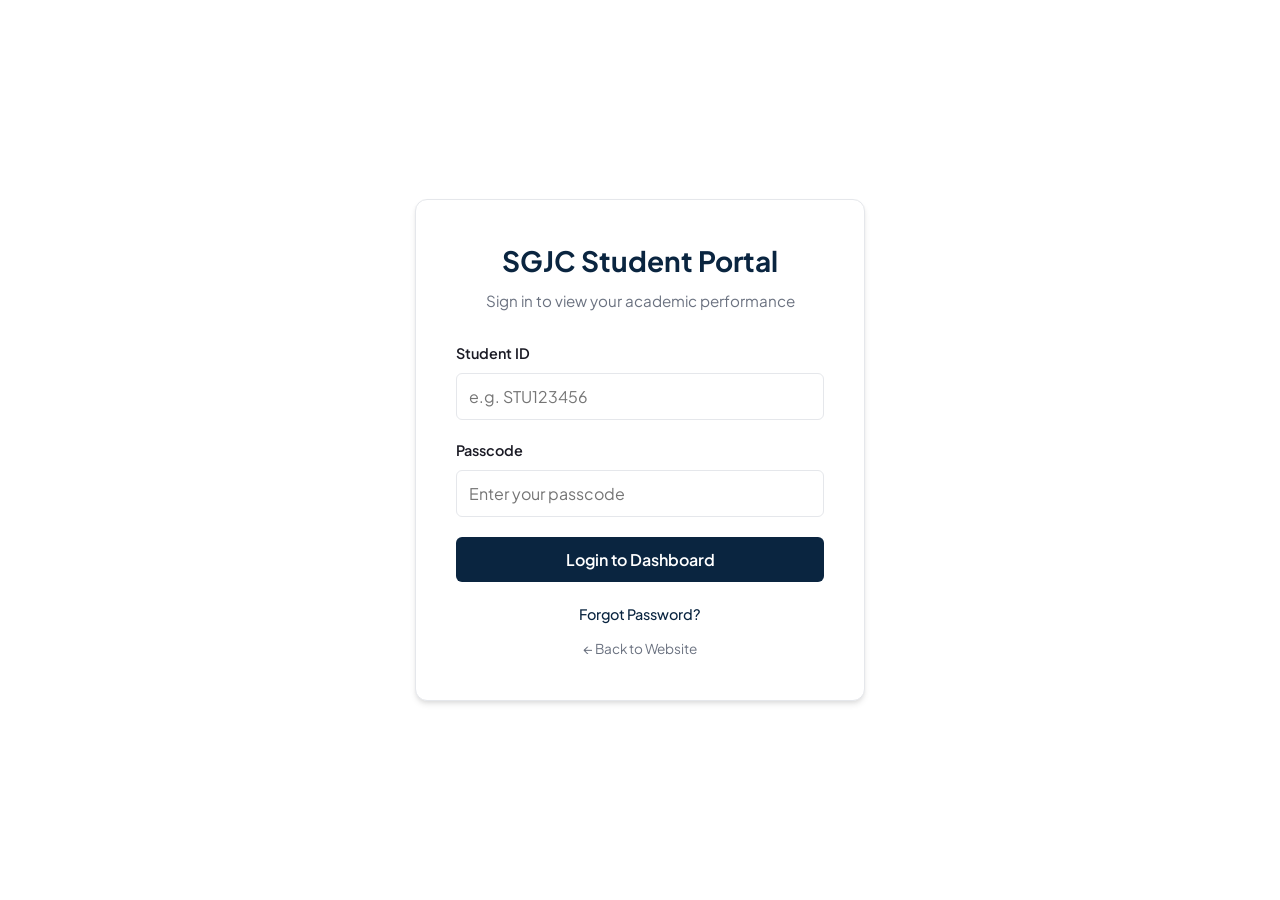
<file: student-login.html>
<!DOCTYPE html>
<html lang="en">
<head>
    <meta charset="UTF-8">
    <meta name="viewport" content="width=device-width, initial-scale=1.0">
    <title>SGJC Student Login</title>
    <link href="https://fonts.googleapis.com/css2?family=Plus+Jakarta+Sans:wght@400;500;600;700&display=swap" rel="stylesheet">
    <link rel="stylesheet" href="official-portal.css">
</head>
<body class="login-page">

    <div class="login-card">
        <div class="login-header">
            <h1>SGJC Student Portal</h1>
            <p>Sign in to view your academic performance</p>
        </div>

        <form id="student-login">
            <div id="student-alert" class="alert"></div>
            
            <div class="form-group">
                <label class="form-label">Student ID</label>
                <input type="text" id="student-id" class="form-control" placeholder="e.g. STU123456" required>
            </div>
            
            <div class="form-group">
                <label class="form-label">Passcode</label>
                <input type="password" id="student-passcode" class="form-control" placeholder="Enter your passcode" required>
            </div>
            
            <button type="submit" class="btn btn-primary btn-block">Login to Dashboard</button>
            
            <div style="text-align: center; margin-top: 20px;">
                <a href="javascript:void(0)" onclick="openForgotPasswordModal()" style="color: var(--primary); font-size: 0.9rem; font-weight: 500;">Forgot Password?</a>
            </div>
            <div style="text-align: center; margin-top: 10px;">
                <a href="/" style="color: var(--text-muted); font-size: 0.85rem;">&larr; Back to Website</a>
            </div>
        </form>
    </div>

    <!-- Forgot Password Modal -->
    <div id="forgot-password-modal" class="modal-overlay">
        <div class="modal-content">
            <div class="modal-header">
                <h3>Forgot Password</h3>
                <button class="modal-close" onclick="closeModal('forgot-password-modal')">&times;</button>
            </div>
            
            <form id="forgot-request-form">
                <div id="forgot-alert" class="alert"></div>
                <p style="font-size: 0.9rem; color: var(--text-muted); margin-bottom: 15px;">Enter your ID to request a password reset code from the admin.</p>
                <div class="form-group">
                    <label class="form-label">Student ID</label>
                    <input type="text" id="forgot-id" class="form-control" required>
                </div>
                <div class="modal-footer">
                    <button type="button" class="btn btn-outline" onclick="closeModal('forgot-password-modal')">Cancel</button>
                    <button type="submit" class="btn btn-primary">Request Code</button>
                </div>
            </form>

            <form id="forgot-reset-form" style="display: none;">
                <div id="reset-alert" class="alert alert-success">Request sent! Ask admin for verification code.</div>
                <div class="form-group">
                    <label class="form-label">Verification Code</label>
                    <input type="text" id="reset-code" class="form-control" required>
                </div>
                <div class="form-group">
                    <label class="form-label">New Passcode</label>
                    <input type="password" id="reset-new-pass" class="form-control" required minlength="4">
                </div>
                <div class="modal-footer">
                    <button type="button" class="btn btn-outline" onclick="closeModal('forgot-password-modal')">Cancel</button>
                    <button type="submit" class="btn btn-primary">Reset Password</button>
                </div>
            </form>
        </div>
    </div>

    <script src="portal.js"></script>
    <script>
        const session = sessionManager.getSession();
        if (session && session.type === 'student') {
            window.location.href = 'student-dashboard.html';
        }

        document.getElementById('student-login').addEventListener('submit', async (e) => {
            e.preventDefault();
            const stId = document.getElementById('student-id').value;
            const code = document.getElementById('student-passcode').value;
            const student = await studentApi.verifyLogin(stId, code);
            if (student) {
                sessionManager.createSession('student', student.id);
                window.location.href = 'student-dashboard.html';
            } else {
                const alertBox = document.getElementById('student-alert');
                alertBox.className = 'alert alert-error';
                alertBox.textContent = 'Invalid Student ID or passcode.';
            }
        });

        function openModal(id) { document.getElementById(id).classList.add('active'); }
        function closeModal(id) { document.getElementById(id).classList.remove('active'); }

        function openForgotPasswordModal() {
            document.getElementById('forgot-request-form').reset();
            document.getElementById('forgot-reset-form').reset();
            document.getElementById('forgot-request-form').style.display = 'block';
            document.getElementById('forgot-reset-form').style.display = 'none';
            document.getElementById('forgot-alert').style.display = 'none';
            openModal('forgot-password-modal');
        }

        document.getElementById('forgot-request-form').addEventListener('submit', async (e) => {
            e.preventDefault();
            const id = document.getElementById('forgot-id').value;
            const res = await sharedApi.forgotPassword(id, 'student');
            if (res.success) {
                document.getElementById('forgot-request-form').style.display = 'none';
                document.getElementById('forgot-reset-form').style.display = 'block';
                document.getElementById('reset-alert').style.display = 'block';
            } else {
                const alertBox = document.getElementById('forgot-alert');
                alertBox.className = 'alert alert-error';
                alertBox.textContent = res.error || 'Failed to send request.';
                alertBox.style.display = 'block';
            }
        });

        document.getElementById('forgot-reset-form').addEventListener('submit', async (e) => {
            e.preventDefault();
            const id = document.getElementById('forgot-id').value;
            const code = document.getElementById('reset-code').value;
            const newPass = document.getElementById('reset-new-pass').value;
            
            const res = await sharedApi.resetPassword(id, 'student', code, newPass);
            if (res.success) {
                alert("Password reset successfully. You can now login.");
                closeModal('forgot-password-modal');
            } else {
                const alertBox = document.getElementById('reset-alert');
                alertBox.className = 'alert alert-error';
                alertBox.textContent = res.error || 'Invalid code.';
            }
        });
    </script>
</body>
</html>
</file>
<file: official-portal.css>
/* official-portal.css */
:root {
    --primary: #0A2540;     /* Deep enterprise blue */
    --primary-light: #2D4C6D;
    --secondary: #E3F2FD;   /* Light blue for highlights */
    --accent: #206A5D;      /* Professional green */
    --bg-light: #F4F7F6;    /* Very light grey for main dashboard body */
    --bg-white: #FFFFFF;
    --text-dark: #1A1A24;
    --text-muted: #6B7280;
    --border: #E5E7EB;
    --shadow-sm: 0 1px 2px 0 rgba(0, 0, 0, 0.05);
    --shadow-md: 0 4px 6px -1px rgba(0, 0, 0, 0.1), 0 2px 4px -1px rgba(0, 0, 0, 0.06);
    --font-stack: 'Plus Jakarta Sans', system-ui, sans-serif;
}

* { margin: 0; padding: 0; box-sizing: border-box; }
body { font-family: var(--font-stack); background: var(--bg-light); color: var(--text-dark); line-height: 1.5; }
a { text-decoration: none; color: inherit; }
ul { list-style: none; }

/* -------------------------------------
   LOGIN PAGES (Centered)
------------------------------------- */
.login-page {
    background: var(--bg-white);
    display: flex;
    align-items: center;
    justify-content: center;
    min-height: 100vh;
}

.login-card {
    background: var(--bg-white);
    border: 1px solid var(--border);
    border-radius: 12px;
    box-shadow: var(--shadow-md);
    width: 100%;
    max-width: 450px;
    padding: 40px;
}

.login-header {
    text-align: center;
    margin-bottom: 30px;
}
.login-header h1 { color: var(--primary); font-size: 1.75rem; font-weight: 700; margin-bottom: 8px; }
.login-header p { color: var(--text-muted); font-size: 0.95rem; }

/* -------------------------------------
   DASHBOARD LAYOUT (Left Sidebar)
------------------------------------- */
.dashboard-layout {
    display: flex;
    min-height: 100vh;
    background: var(--bg-light);
}

.sidebar {
    width: 260px;
    background: var(--primary);
    color: var(--bg-white);
    display: flex;
    flex-direction: column;
    flex-shrink: 0;
    position: fixed;
    height: 100vh;
}

.sidebar-brand {
    padding: 24px;
    font-size: 1.5rem;
    font-weight: 800;
    letter-spacing: 1px;
    border-bottom: 1px solid rgba(255,255,255,0.1);
    display: flex;
    align-items: center;
    gap: 10px;
}

.sidebar-nav {
    padding: 20px 0;
    flex-grow: 1;
}

.sidebar-nav a {
    display: flex;
    align-items: center;
    padding: 15px 24px;
    color: rgba(255,255,255,0.7);
    font-weight: 500;
    transition: all 0.2s;
    gap: 15px;
}

.sidebar-nav a:hover, .sidebar-nav a.active {
    background: var(--primary-light);
    color: var(--bg-white);
    border-left: 4px solid var(--secondary);
}

.sidebar-nav a i { font-size: 1.1rem; width: 20px; text-align: center; }

.main-content {
    flex-grow: 1;
    margin-left: 260px; /* offset sidebar */
    padding: 40px;
    background: var(--bg-light);
    min-height: 100vh;
}

.dashboard-header {
    margin-bottom: 30px;
}
.dashboard-header h1 { font-size: 2rem; color: var(--primary); margin-bottom: 5px; }
.dashboard-header p { color: var(--text-muted); }

/* -------------------------------------
   COMPONENTS
------------------------------------- */
.card {
    background: var(--bg-white);
    border: 1px solid var(--border);
    border-radius: 8px;
    padding: 24px;
    box-shadow: var(--shadow-sm);
    margin-bottom: 24px;
}

.card-title {
    font-size: 1.25rem;
    font-weight: 600;
    color: var(--primary);
    margin-bottom: 20px;
    border-bottom: 1px solid var(--border);
    padding-bottom: 10px;
}

.grid-layout {
    display: grid;
    gap: 24px;
}

.grid-2 { grid-template-columns: 1fr 1fr; }
.grid-3 { grid-template-columns: repeat(auto-fit, minmax(250px, 1fr)); }
.grid-sidebar-layout { grid-template-columns: 3fr 1fr; }

.stat-card {
    background: var(--bg-white);
    border: 1px solid var(--border);
    border-radius: 8px;
    padding: 24px;
    display: flex;
    flex-direction: column;
    align-items: center;
    box-shadow: var(--shadow-sm);
}
.stat-card h4 { color: var(--text-muted); font-size: 0.9rem; margin-bottom: 10px; }
.stat-card .stat-val { font-size: 2rem; font-weight: 700; color: var(--primary); }

.score-circle {
    display: flex;
    align-items: center;
    justify-content: center;
    border-radius: 50%;
    background: var(--secondary);
    color: var(--primary);
    font-weight: 700;
    border: 4px solid var(--primary);
    width: 120px;
    height: 120px;
    font-size: 2rem;
    margin: 0 auto;
}

/* Forms */
.form-group { margin-bottom: 20px; }
.form-label { display: block; font-weight: 600; margin-bottom: 8px; font-size: 0.9rem; }
.form-control {
    width: 100%;
    padding: 12px;
    border: 1px solid var(--border);
    border-radius: 6px;
    font-family: var(--font-stack);
    font-size: 1rem;
    transition: border-color 0.2s;
}
.form-control:focus { outline: none; border-color: var(--primary); box-shadow: 0 0 0 3px rgba(10, 37, 64, 0.1); }

.btn {
    display: inline-block;
    padding: 12px 24px;
    border-radius: 6px;
    font-weight: 600;
    font-family: inherit;
    cursor: pointer;
    text-align: center;
    transition: all 0.2s;
    border: none;
    font-size: 1rem;
}
.btn-primary { background: var(--primary); color: white; }
.btn-primary:hover { background: var(--primary-light); }
.btn-outline { background: transparent; border: 1px solid var(--primary); color: var(--primary); }
.btn-outline:hover { background: var(--secondary); }
.btn-block { width: 100%; display: block; }
.btn-danger { background: #DC2626; color: white; }
.btn-danger:hover { background: #B91C1C; }

/* Alerts */
.alert { padding: 15px; border-radius: 6px; margin-bottom: 20px; font-weight: 500; font-size: 0.95rem; display: none; }
.alert-error { background: #FEF2F2; color: #991B1B; border: 1px solid #F87171; display: block; }
.alert-success { background: #ECFDF5; color: #065F46; border: 1px solid #34D399; display: block; }

/* Tables */
table { width: 100%; border-collapse: collapse; }
th, td { padding: 12px; text-align: left; border-bottom: 1px solid var(--border); font-size: 0.95rem; }
th { background: #F9FAFB; color: var(--text-muted); font-weight: 600; text-transform: uppercase; font-size: 0.75rem; letter-spacing: 1px; }

/* Modals */
.modal-overlay { position: fixed; top: 0; left: 0; width: 100%; height: 100%; background: rgba(0,0,0,0.5); z-index: 1000; display: none; align-items: center; justify-content: center; }
.modal-overlay.active { display: flex; }
.modal-content { background: var(--bg-white); border-radius: 8px; width: 100%; max-width: 500px; padding: 30px; box-shadow: var(--shadow-md); position: relative; }
.modal-header { display: flex; justify-content: space-between; align-items: center; margin-bottom: 20px; }
.modal-close { background: none; border: none; font-size: 1.5rem; cursor: pointer; color: var(--text-muted); }
.modal-footer { margin-top: 20px; display: flex; justify-content: flex-end; gap: 10px; }

@media (max-width: 768px) {
    .dashboard-layout { flex-direction: column; }
    .sidebar { width: 100%; height: auto; position: static; padding: 15px; }
    .sidebar-nav { display: flex; flex-direction: row; overflow-x: auto; padding-bottom: 5px; margin-top: 10px; gap: 10px; }
    .sidebar-nav a { padding: 10px 15px; margin: 0; white-space: nowrap; }
    .sidebar-nav a[style*="margin-top"] { margin-top: 0 !important; } /* Fix logout button margin */
    .main-content { margin-left: 0; padding: 15px; }
    .grid-sidebar-layout { grid-template-columns: 1fr; }
    .grid-2, .grid-3, .grid-4 { grid-template-columns: 1fr; }
    .modal-content { padding: 20px; width: 95%; max-width: none; }
    .card-title { flex-direction: column; align-items: flex-start !important; gap: 10px; }
    .card-title .btn { width: 100%; }
}
</file>
